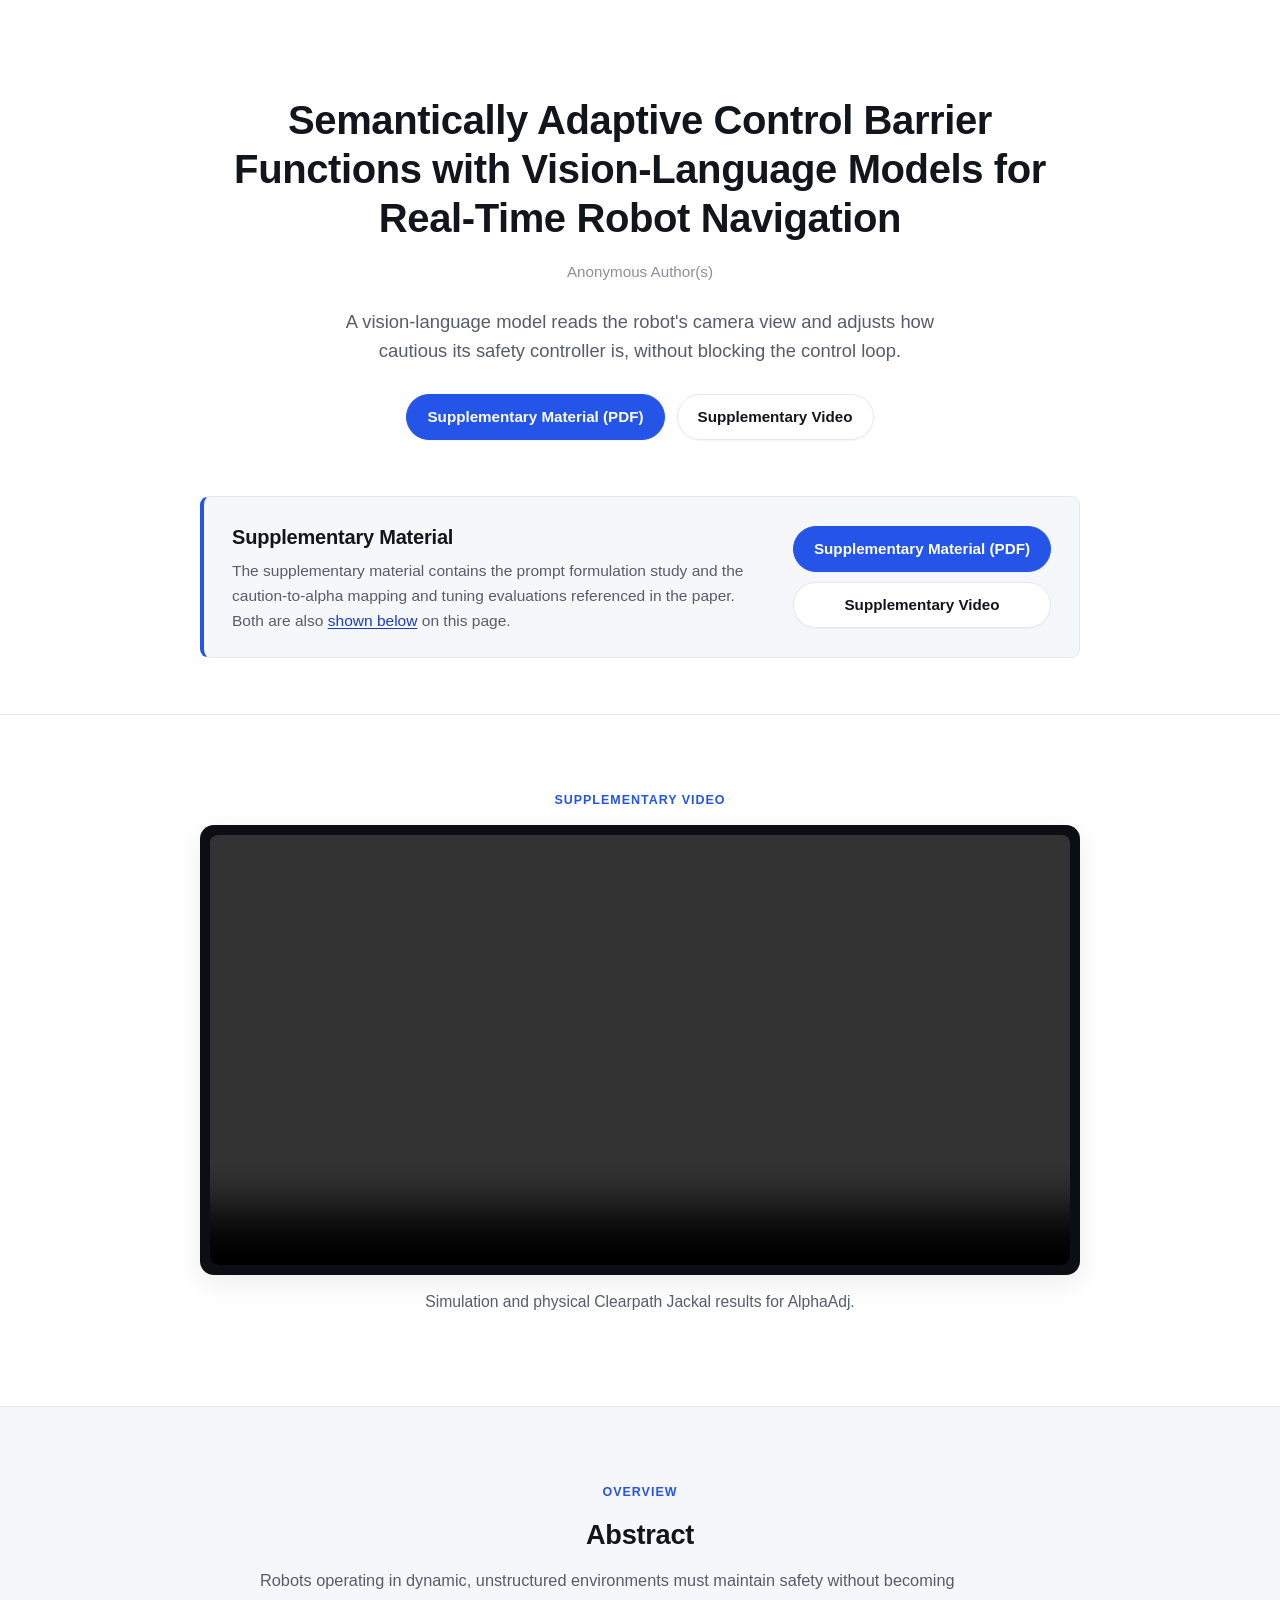
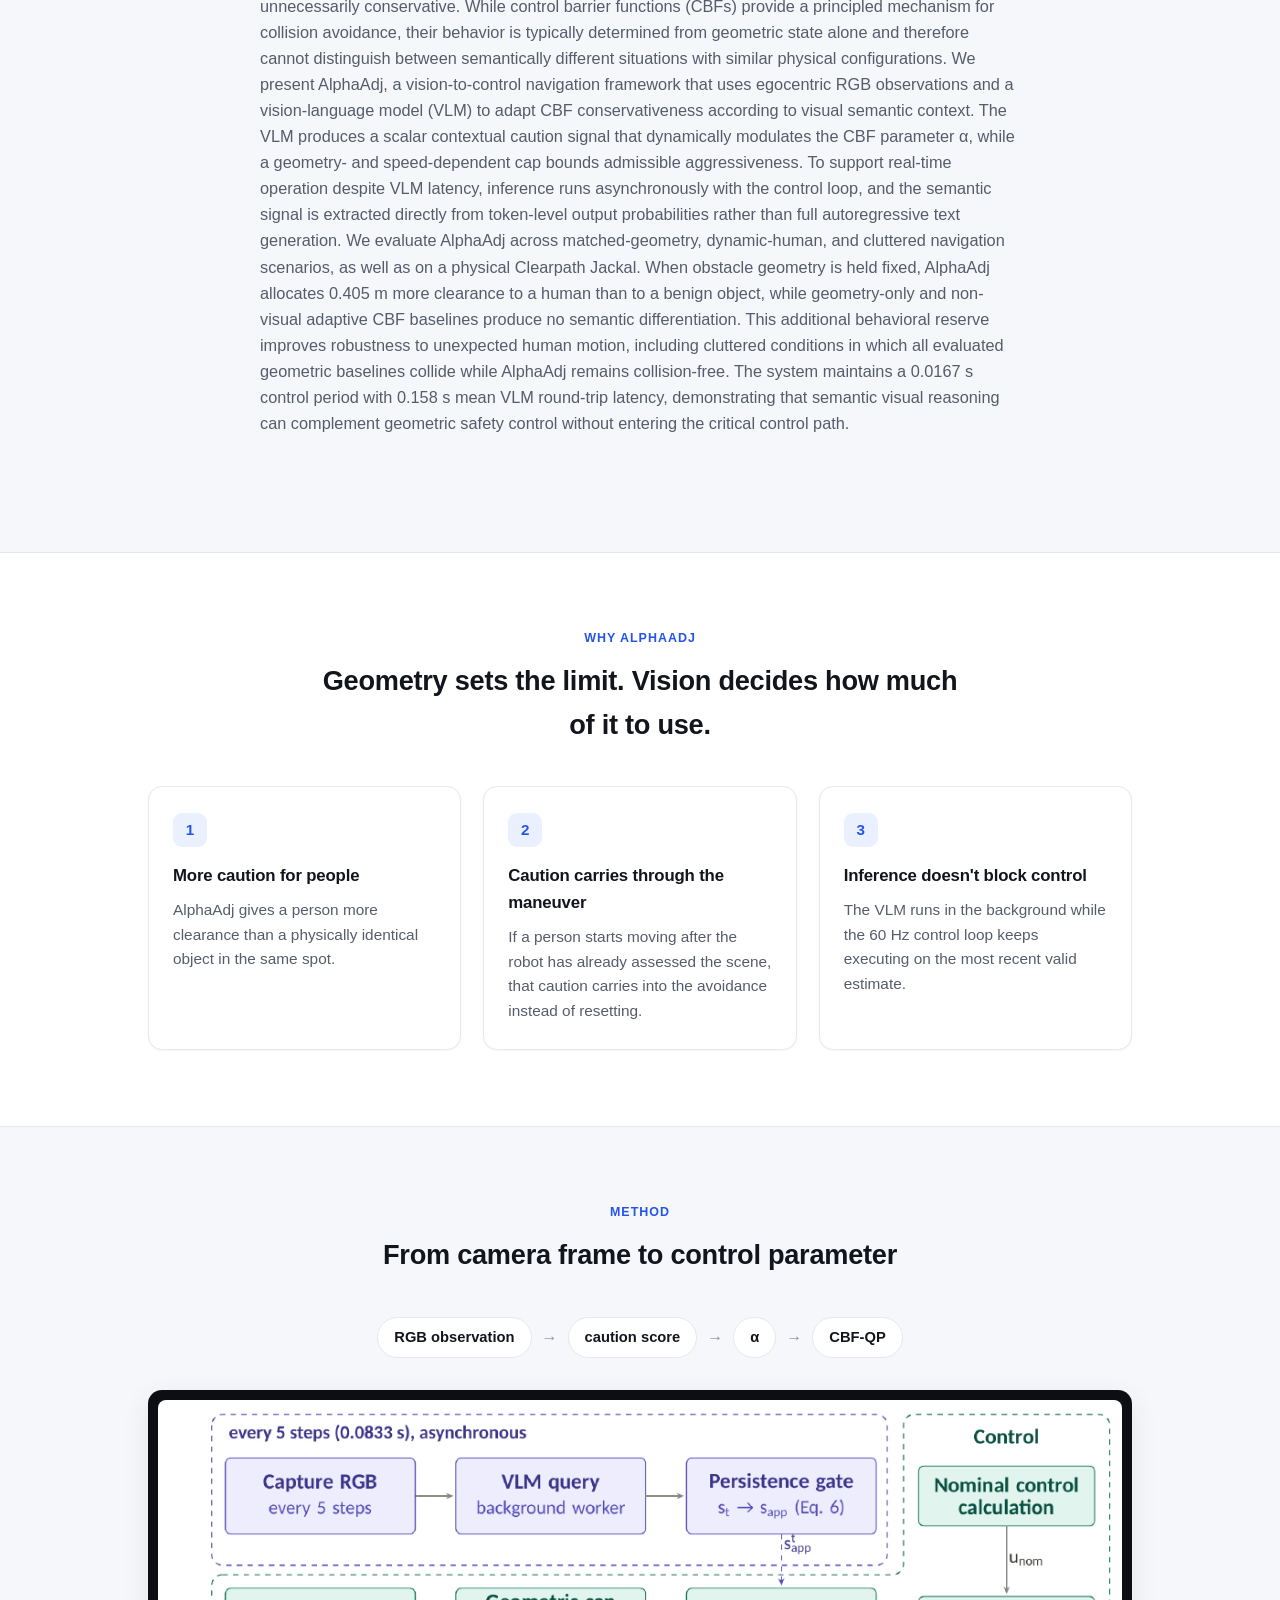
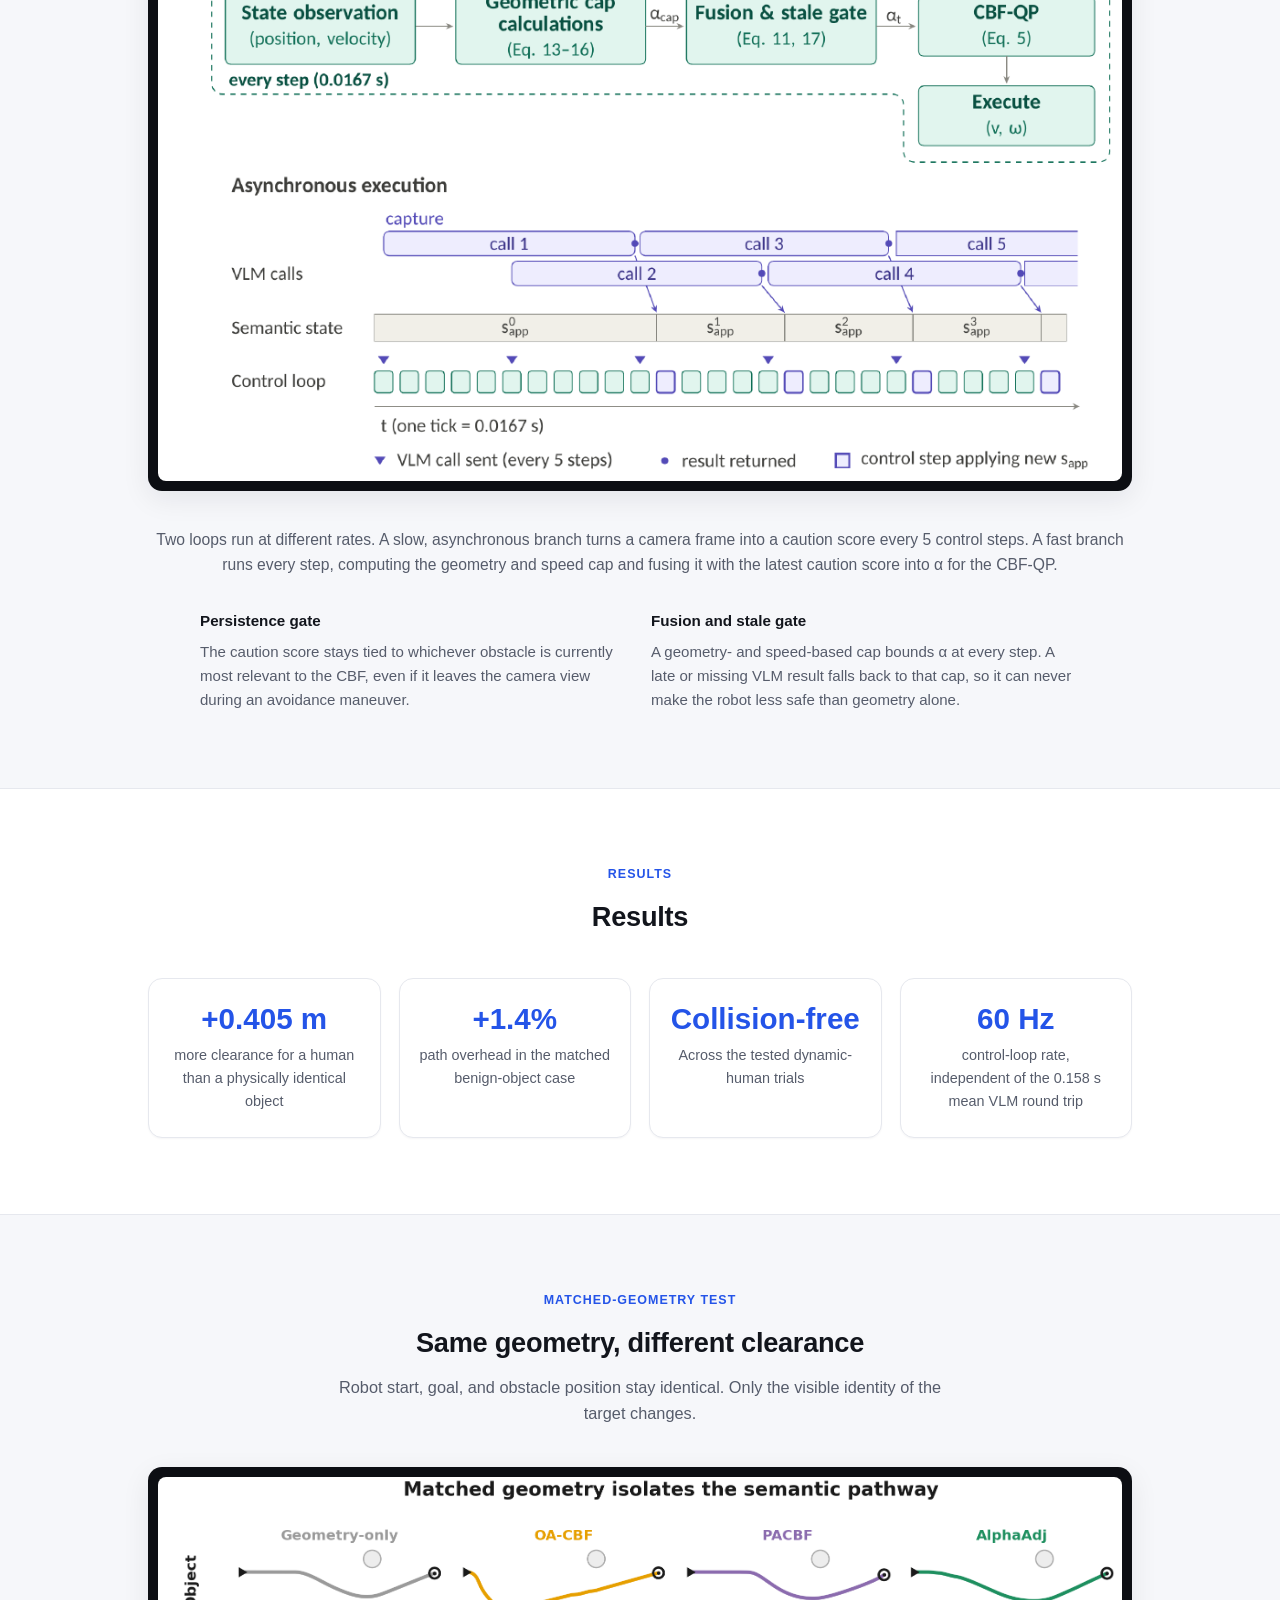
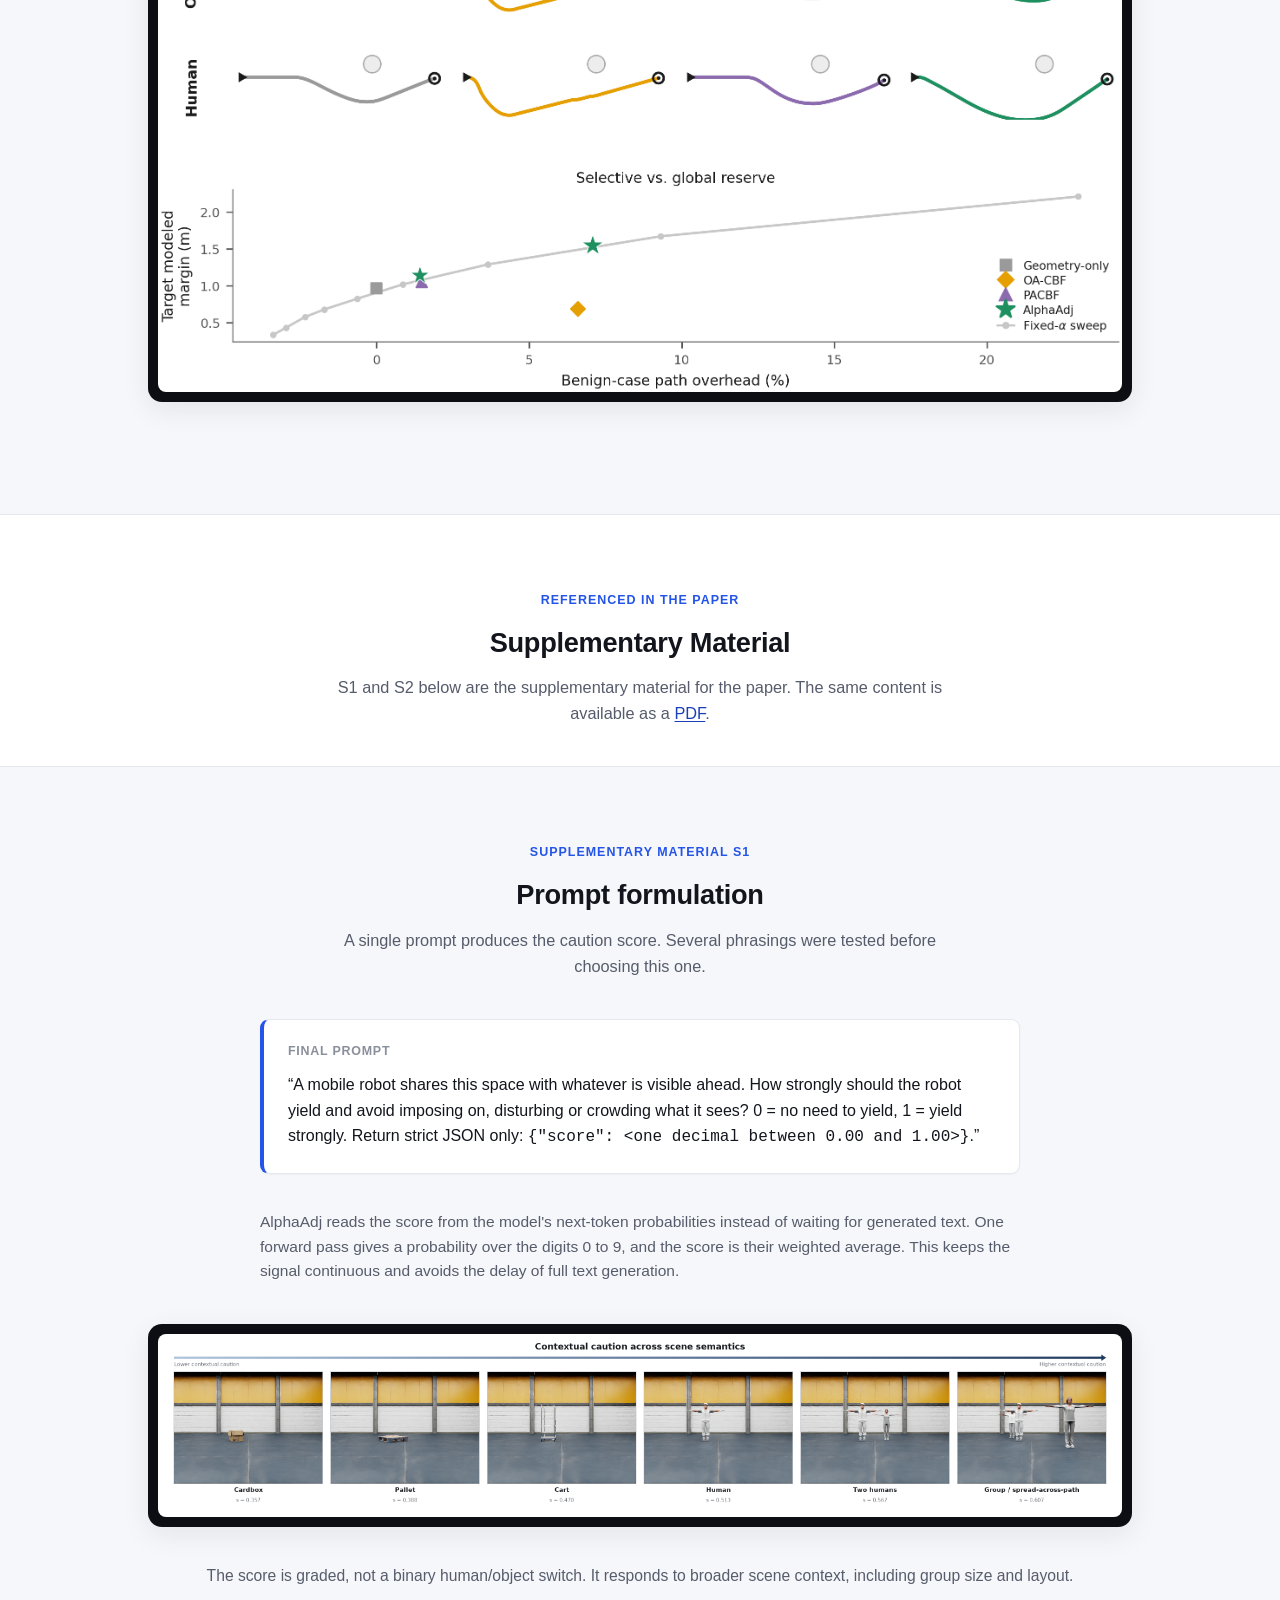
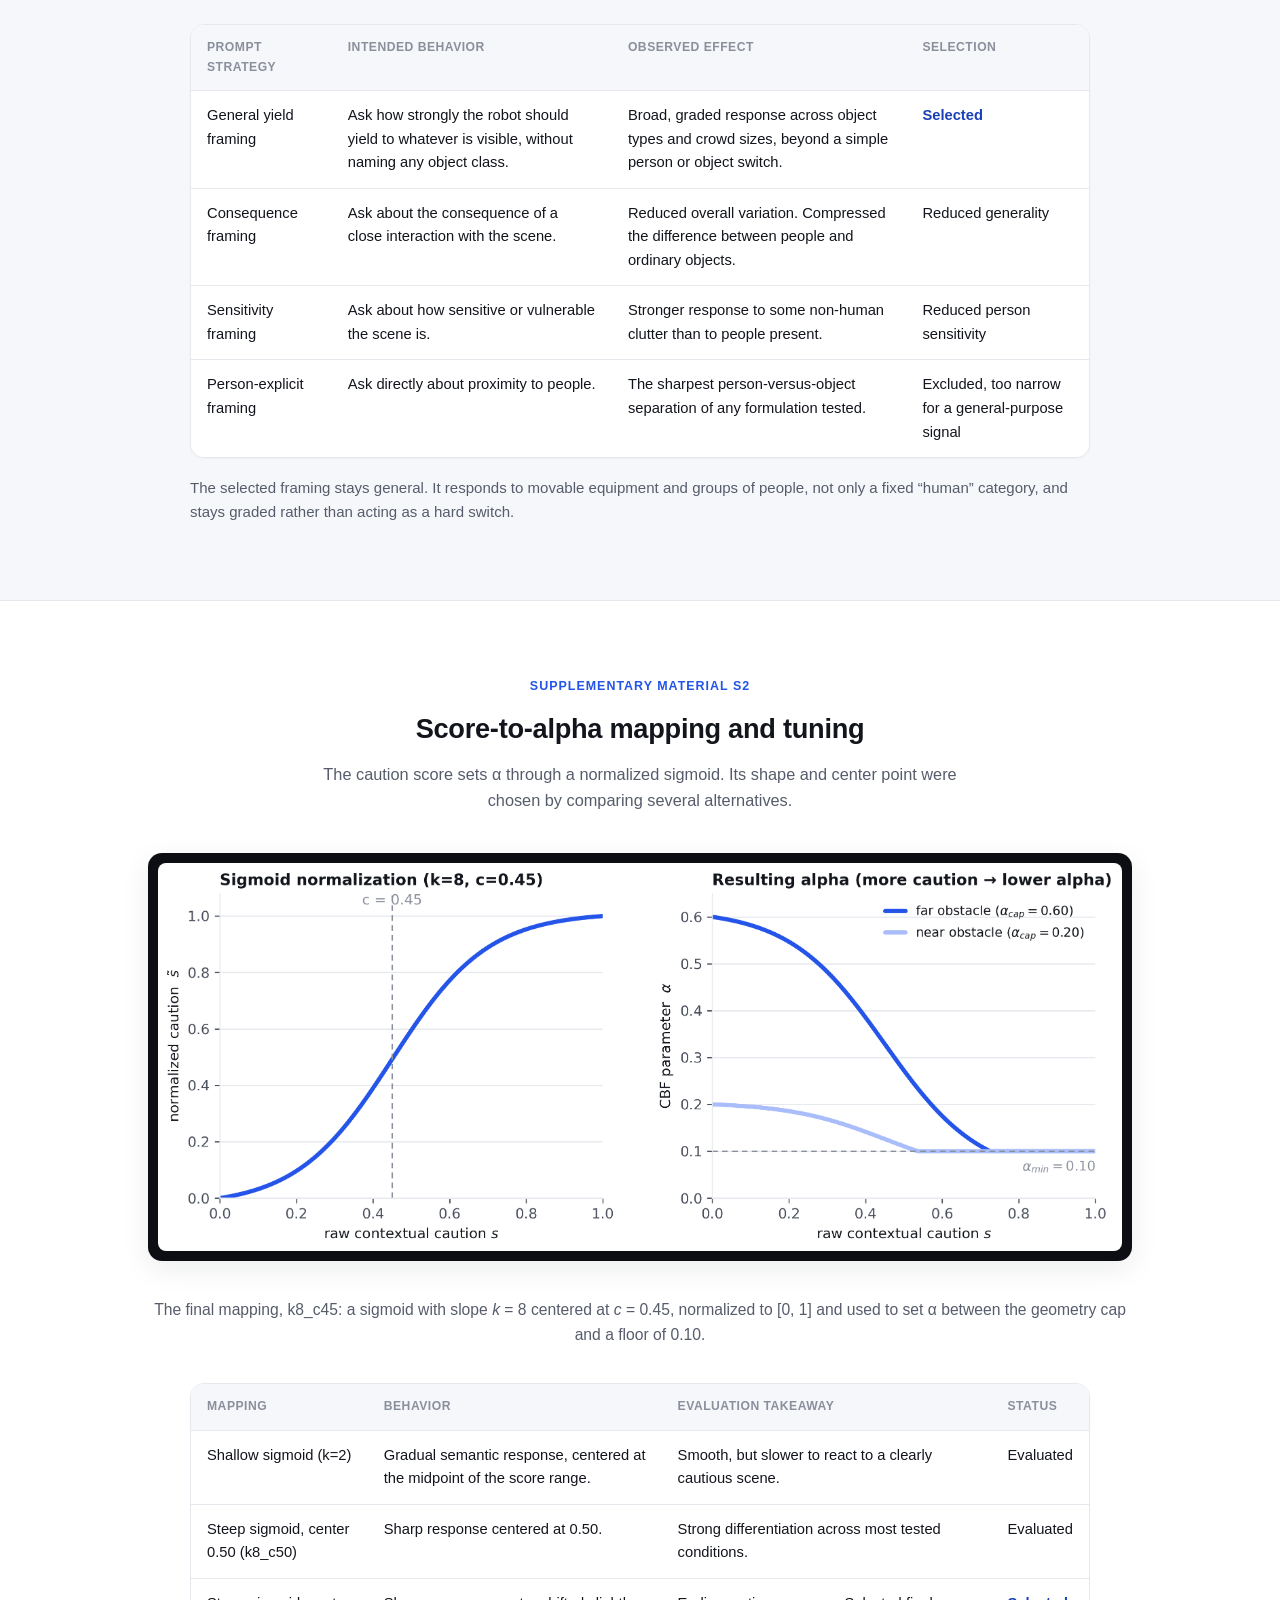
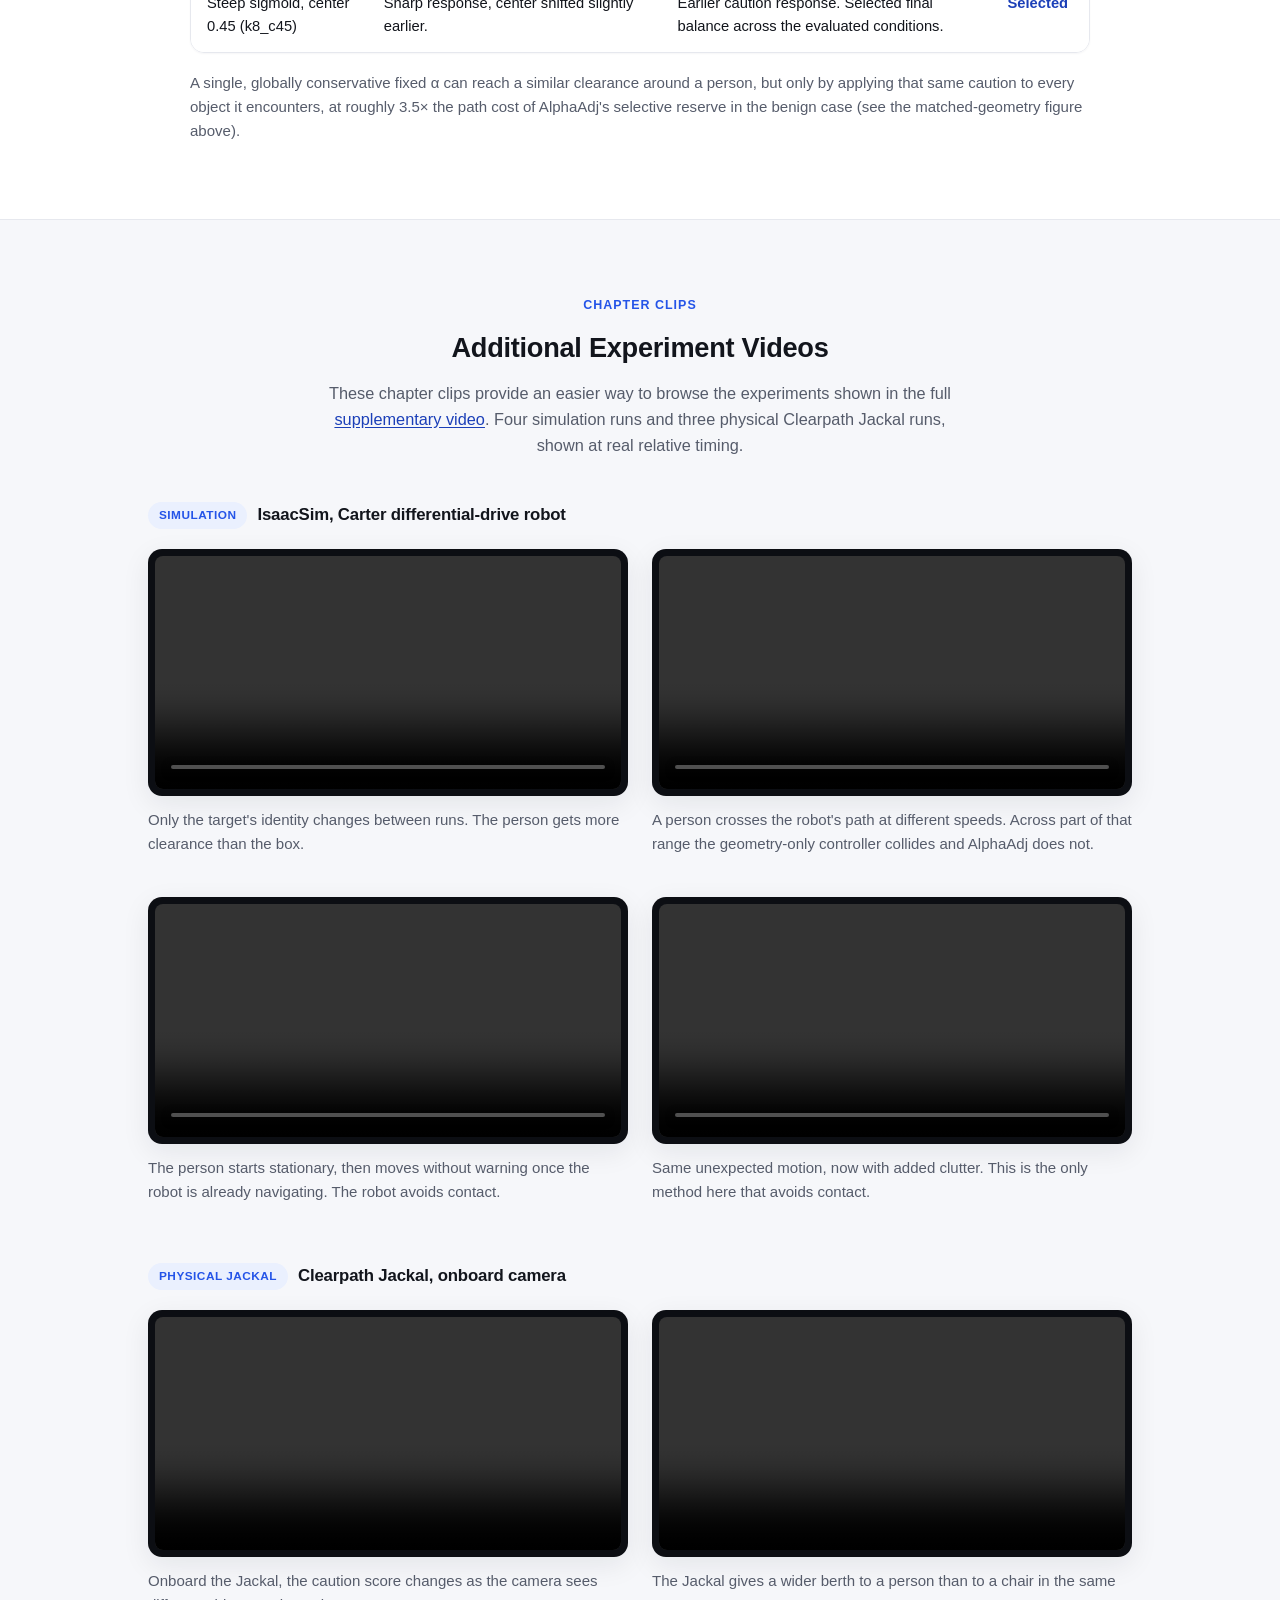
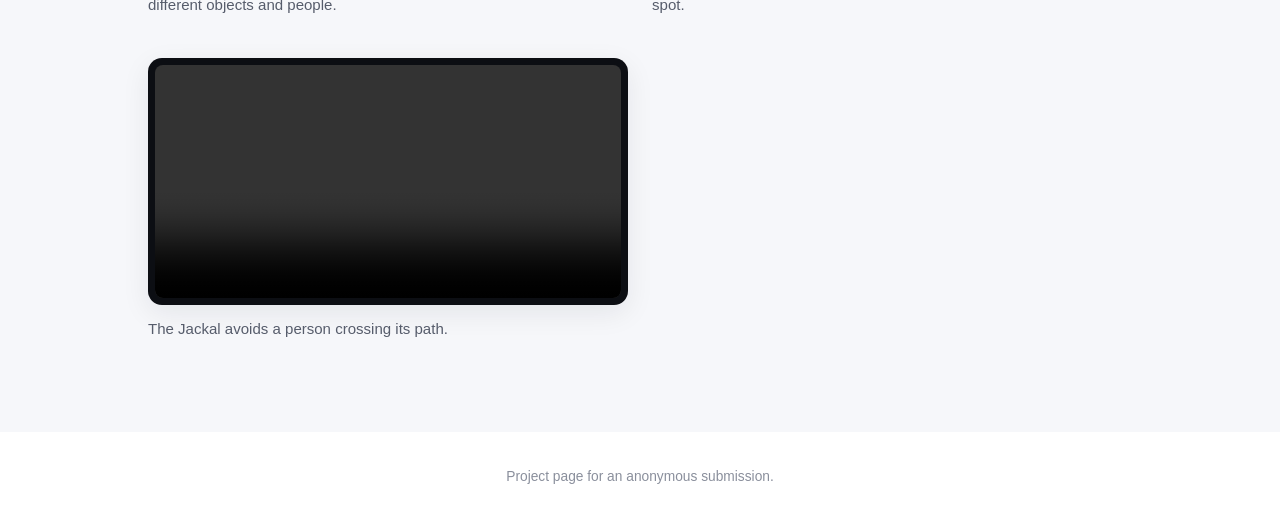
<file: index.html>
<!DOCTYPE html>
<html lang="en">
<head>
  <meta charset="utf-8">
  <meta name="viewport" content="width=device-width, initial-scale=1">
  <title>AlphaAdj</title>
  <meta name="description" content="AlphaAdj: Semantically Adaptive Control Barrier Functions with Vision-Language Models for Real-Time Robot Navigation.">
  <link rel="icon" type="image/svg+xml" href="./static/images/favicon.svg">
  <link rel="stylesheet" href="./static/css/site.css">
</head>
<body>

<!-- ============ HERO ============ -->
<section class="hero">
  <div class="wrap">
    <h1>Semantically Adaptive Control Barrier Functions with Vision-Language Models for Real-Time Robot Navigation</h1>
    <div class="byline">Anonymous Author(s)</div>
    <p class="tagline">
      A vision-language model reads the robot's camera view and adjusts how
      cautious its safety controller is, without blocking the control loop.
    </p>
    <div class="resource-links">
      <a class="btn btn-primary" href="./static/docs/AlphaAdj_supplementary_material.pdf" target="_blank" rel="noopener">Supplementary Material (PDF)</a>
      <a class="btn" href="#supplementary-video">Supplementary Video</a>
    </div>
  </div>
</section>

<!-- ============ SUPPLEMENTARY MATERIAL: RESOURCES ============ -->
<section class="supp-resources">
  <div class="wrap">
    <div class="supp-card">
      <div class="supp-card-text">
        <h2>Supplementary Material</h2>
        <p>The supplementary material contains the prompt formulation study
           and the caution-to-alpha mapping and tuning evaluations referenced
           in the paper. Both are also <a href="#supplementary">shown below</a>
           on this page.</p>
      </div>
      <div class="supp-card-links">
        <a class="btn btn-primary" href="./static/docs/AlphaAdj_supplementary_material.pdf" target="_blank" rel="noopener">Supplementary Material (PDF)</a>
        <a class="btn" href="#supplementary-video">Supplementary Video</a>
      </div>
    </div>
  </div>
</section>

<!-- ============ SUPPLEMENTARY VIDEO ============ -->
<section id="supplementary-video">
  <div class="wrap">
    <div class="eyebrow video-label">Supplementary Video</div>
    <div class="frame hero-video">
      <video controls muted playsinline preload="metadata"
             src="./static/videos/AlphaAdj_supplement_final_black_intro.mp4">
      </video>
    </div>
    <p class="caption">Simulation and physical Clearpath Jackal results for AlphaAdj.</p>
  </div>
</section>

<!-- ============ ABSTRACT ============ -->
<section class="soft">
  <div class="wrap">
    <div class="section-head" style="max-width:760px;">
      <div class="eyebrow">Overview</div>
      <h2>Abstract</h2>
      <p style="text-align:left;">
        Robots operating in dynamic, unstructured environments must maintain
        safety without becoming unnecessarily conservative. While control
        barrier functions (CBFs) provide a principled mechanism for
        collision avoidance, their behavior is typically determined from
        geometric state alone and therefore cannot distinguish between
        semantically different situations with similar physical
        configurations. We present AlphaAdj, a vision-to-control navigation
        framework that uses egocentric RGB observations and a
        vision-language model (VLM) to adapt CBF conservativeness according
        to visual semantic context. The VLM produces a scalar contextual
        caution signal that dynamically modulates the CBF parameter
        &alpha;, while a geometry- and speed-dependent cap bounds admissible
        aggressiveness. To support real-time operation despite VLM latency,
        inference runs asynchronously with the control loop, and the
        semantic signal is extracted directly from token-level output
        probabilities rather than full autoregressive text generation. We
        evaluate AlphaAdj across matched-geometry, dynamic-human, and
        cluttered navigation scenarios, as well as on a physical Clearpath
        Jackal. When obstacle geometry is held fixed, AlphaAdj allocates
        0.405&nbsp;m more clearance to a human than to a benign object,
        while geometry-only and non-visual adaptive CBF baselines produce no
        semantic differentiation. This additional behavioral reserve
        improves robustness to unexpected human motion, including cluttered
        conditions in which all evaluated geometric baselines collide while
        AlphaAdj remains collision-free. The system maintains a 0.0167&nbsp;s
        control period with 0.158&nbsp;s mean VLM round-trip latency,
        demonstrating that semantic visual reasoning can complement
        geometric safety control without entering the critical control
        path.
      </p>
    </div>
  </div>
</section>

<!-- ============ WHY ALPHAADJ ============ -->
<section>
  <div class="wrap">
    <div class="section-head">
      <div class="eyebrow">Why AlphaAdj</div>
      <h2>Geometry sets the limit. Vision decides how much of it to use.</h2>
    </div>
    <div class="why-grid">
      <div class="why-card">
        <div class="mark">1</div>
        <h3>More caution for people</h3>
        <p>AlphaAdj gives a person more clearance than a physically
           identical object in the same spot.</p>
      </div>
      <div class="why-card">
        <div class="mark">2</div>
        <h3>Caution carries through the maneuver</h3>
        <p>If a person starts moving after the robot has already assessed
           the scene, that caution carries into the avoidance instead of
           resetting.</p>
      </div>
      <div class="why-card">
        <div class="mark">3</div>
        <h3>Inference doesn't block control</h3>
        <p>The VLM runs in the background while the 60&nbsp;Hz control loop
           keeps executing on the most recent valid estimate.</p>
      </div>
    </div>
  </div>
</section>

<!-- ============ METHOD ============ -->
<section class="soft">
  <div class="wrap">
    <div class="section-head">
      <div class="eyebrow">Method</div>
      <h2>From camera frame to control parameter</h2>
    </div>
    <div class="flow">
      <span class="step">RGB observation</span>
      <span class="arrow">&rarr;</span>
      <span class="step">caution score</span>
      <span class="arrow">&rarr;</span>
      <span class="step">&alpha;</span>
      <span class="arrow">&rarr;</span>
      <span class="step">CBF-QP</span>
    </div>
    <div class="figure-block wide">
      <div class="frame"><img src="./static/images/figures/method_overview.png" alt="AlphaAdj system diagram. Every 5 control steps, an asynchronous branch captures an RGB frame, queries the VLM, and passes the result through a persistence gate to produce the applied caution score. Every control step, a geometric branch observes robot state, computes the geometry and speed cap, and fuses it with the caution score through a stale gate to set alpha for the CBF-QP. A timeline below shows five overlapping VLM calls against a continuously ticking 60 Hz control loop."></div>
    </div>
    <p class="caption" style="margin-bottom:0;">
      Two loops run at different rates. A slow, asynchronous branch turns a
      camera frame into a caution score every 5 control steps. A fast branch
      runs every step, computing the geometry and speed cap and fusing it
      with the latest caution score into &alpha; for the CBF-QP.
    </p>
    <div class="note-row">
      <div class="note">
        <h4>Persistence gate</h4>
        <p>The caution score stays tied to whichever obstacle is currently
           most relevant to the CBF, even if it leaves the camera view
           during an avoidance maneuver.</p>
      </div>
      <div class="note">
        <h4>Fusion and stale gate</h4>
        <p>A geometry- and speed-based cap bounds &alpha; at every step. A
           late or missing VLM result falls back to that cap, so it can
           never make the robot less safe than geometry alone.</p>
      </div>
    </div>
  </div>
</section>

<!-- ============ RESULTS ============ -->
<section>
  <div class="wrap">
    <div class="section-head">
      <div class="eyebrow">Results</div>
      <h2>Results</h2>
    </div>
    <div class="metric-grid">
      <div class="metric-card">
        <div class="num">+0.405&nbsp;m</div>
        <div class="label">more clearance for a human than a physically identical object</div>
      </div>
      <div class="metric-card">
        <div class="num">+1.4%</div>
        <div class="label">path overhead in the matched benign-object case</div>
      </div>
      <div class="metric-card">
        <div class="num">Collision&#8209;free</div>
        <div class="label">Across the tested dynamic-human trials</div>
      </div>
      <div class="metric-card">
        <div class="num">60&nbsp;Hz</div>
        <div class="label">control-loop rate, independent of the 0.158&nbsp;s mean VLM round trip</div>
      </div>
    </div>
  </div>
</section>

<!-- ============ MATCHED-GEOMETRY FIGURE ============ -->
<section class="soft">
  <div class="wrap">
    <div class="section-head">
      <div class="eyebrow">Matched-geometry test</div>
      <h2>Same geometry, different clearance</h2>
      <p>Robot start, goal, and obstacle position stay identical. Only the
         visible identity of the target changes.</p>
    </div>
    <div class="figure-block wide">
      <div class="frame"><img src="./static/images/figures/matched_geometry.png" alt="Matched-geometry comparison. Geometry-only, OA-CBF, and PACBF produce identical trajectories regardless of target identity. AlphaAdj gives the human more clearance than the object, at a small path cost compared to a globally conservative fixed-alpha controller."></div>
    </div>
  </div>
</section>

<!-- ============ SUPPLEMENTARY MATERIAL ============ -->
<div id="supplementary" class="supp-group">

<section class="supp-parent">
  <div class="wrap">
    <div class="section-head">
      <div class="eyebrow">Referenced in the paper</div>
      <h2>Supplementary Material</h2>
      <p>S1 and S2 below are the supplementary material for the paper. The
         same content is available as a
         <a href="./static/docs/AlphaAdj_supplementary_material.pdf" target="_blank" rel="noopener">PDF</a>.</p>
    </div>
  </div>
</section>

<!-- ---- Supplementary S1: prompt formulation ---- -->
<section class="soft">
  <div class="wrap">
    <div class="section-head">
      <div class="eyebrow">Supplementary Material S1</div>
      <h2>Prompt formulation</h2>
      <p>A single prompt produces the caution score. Several phrasings were
         tested before choosing this one.</p>
    </div>

    <div class="prompt-card">
      <div class="prompt-label">Final prompt</div>
      <p>&ldquo;A mobile robot shares this space with whatever is visible
         ahead. How strongly should the robot yield and avoid imposing on,
         disturbing or crowding what it sees? 0 = no need to yield, 1 = yield
         strongly. Return strict JSON only:
         <code>{&quot;score&quot;: &lt;one decimal between 0.00 and 1.00&gt;}</code>.&rdquo;</p>
    </div>

    <p class="readout-note">
      AlphaAdj reads the score from the model's next-token probabilities
      instead of waiting for generated text. One forward pass gives a
      probability over the digits 0 to 9, and the score is their weighted
      average. This keeps the signal continuous and avoids the delay of
      full text generation.
    </p>

    <div class="figure-block wide">
      <div class="frame"><img src="./static/images/figures/contextual_caution.png" alt="Contextual caution scores across six scenes: cardboard box 0.357, pallet 0.388, cart 0.470, a single human 0.513, two humans 0.567, a group spread across the robot's path 0.607."></div>
    </div>
    <p class="caption" style="margin-bottom:36px;">
      The score is graded, not a binary human/object switch. It responds to
      broader scene context, including group size and layout.
    </p>

    <div class="table-wrap">
      <table class="compare">
        <thead>
          <tr><th>Prompt strategy</th><th>Intended behavior</th><th>Observed effect</th><th>Selection</th></tr>
        </thead>
        <tbody>
          <tr>
            <td>General yield framing</td>
            <td>Ask how strongly the robot should yield to whatever is visible, without naming any object class.</td>
            <td>Broad, graded response across object types and crowd sizes, beyond a simple person or object switch.</td>
            <td class="status-selected">Selected</td>
          </tr>
          <tr>
            <td>Consequence framing</td>
            <td>Ask about the consequence of a close interaction with the scene.</td>
            <td>Reduced overall variation. Compressed the difference between people and ordinary objects.</td>
            <td>Reduced generality</td>
          </tr>
          <tr>
            <td>Sensitivity framing</td>
            <td>Ask about how sensitive or vulnerable the scene is.</td>
            <td>Stronger response to some non-human clutter than to people present.</td>
            <td>Reduced person sensitivity</td>
          </tr>
          <tr>
            <td>Person-explicit framing</td>
            <td>Ask directly about proximity to people.</td>
            <td>The sharpest person-versus-object separation of any formulation tested.</td>
            <td>Excluded, too narrow for a general-purpose signal</td>
          </tr>
        </tbody>
      </table>
    </div>
    <p class="table-note">
      The selected framing stays general. It responds to movable equipment
      and groups of people, not only a fixed &ldquo;human&rdquo; category,
      and stays graded rather than acting as a hard switch.
    </p>
  </div>
</section>

<!-- ---- Supplementary S2: score-to-alpha mapping ---- -->
<section>
  <div class="wrap">
    <div class="section-head">
      <div class="eyebrow">Supplementary Material S2</div>
      <h2>Score-to-alpha mapping and tuning</h2>
      <p>The caution score sets &alpha; through a normalized sigmoid. Its
         shape and center point were chosen by comparing several
         alternatives.</p>
    </div>

    <div class="figure-block wide">
      <div class="frame"><img src="./static/images/figures/mapping_curve.png" alt="The final k8_c45 sigmoid mapping. Left, the normalized caution score as a function of raw caution score, with a steep transition centered at 0.45. Right, the resulting alpha for near and far obstacles, bounded below by alpha_min = 0.10."></div>
    </div>
    <p class="caption" style="margin-bottom:36px;">
      The final mapping, k8_c45: a sigmoid with slope <em>k</em>&nbsp;=&nbsp;8
      centered at <em>c</em>&nbsp;=&nbsp;0.45, normalized to [0, 1] and used
      to set &alpha; between the geometry cap and a floor of 0.10.
    </p>

    <div class="table-wrap">
      <table class="compare">
        <thead>
          <tr><th>Mapping</th><th>Behavior</th><th>Evaluation takeaway</th><th>Status</th></tr>
        </thead>
        <tbody>
          <tr>
            <td>Shallow sigmoid (k=2)</td>
            <td>Gradual semantic response, centered at the midpoint of the score range.</td>
            <td>Smooth, but slower to react to a clearly cautious scene.</td>
            <td>Evaluated</td>
          </tr>
          <tr>
            <td>Steep sigmoid, center 0.50 (k8_c50)</td>
            <td>Sharp response centered at 0.50.</td>
            <td>Strong differentiation across most tested conditions.</td>
            <td>Evaluated</td>
          </tr>
          <tr>
            <td>Steep sigmoid, center 0.45 (k8_c45)</td>
            <td>Sharp response, center shifted slightly earlier.</td>
            <td>Earlier caution response. Selected final balance across the evaluated conditions.</td>
            <td class="status-selected">Selected</td>
          </tr>
        </tbody>
      </table>
    </div>
    <p class="table-note">
      A single, globally conservative fixed &alpha; can reach a similar
      clearance around a person, but only by applying that same caution to
      every object it encounters, at roughly 3.5&times; the path cost of
      AlphaAdj's selective reserve in the benign case (see the
      matched-geometry figure above).
    </p>
  </div>
</section>

</div>

<!-- ============ ADDITIONAL EXPERIMENT VIDEOS (website only) ============ -->
<section class="soft">
  <div class="wrap">
    <div class="section-head">
      <div class="eyebrow">Chapter clips</div>
      <h2>Additional Experiment Videos</h2>
      <p>These chapter clips provide an easier way to browse the experiments
         shown in the full <a href="#supplementary-video">supplementary video</a>.
         Four simulation runs and three physical Clearpath Jackal runs,
         shown at real relative timing.</p>
    </div>

    <div class="video-subhead">
      <span class="pill">Simulation</span>
      <h3>IsaacSim, Carter differential-drive robot</h3>
    </div>
    <div class="exp-grid">
      <div class="exp-item">
        <div class="frame"><video controls muted playsinline preload="metadata" src="./static/videos/experiments/01_static_semantics.mp4"></video></div>
        <p class="caption">Only the target's identity changes between runs. The person gets more clearance than the box.</p>
      </div>
      <div class="exp-item">
        <div class="frame"><video controls muted playsinline preload="metadata" src="./static/videos/experiments/02_moving_human.mp4"></video></div>
        <p class="caption">A person crosses the robot's path at different speeds. Across part of that range the geometry-only controller collides and AlphaAdj does not.</p>
      </div>
      <div class="exp-item">
        <div class="frame"><video controls muted playsinline preload="metadata" src="./static/videos/experiments/03_clean_delayed.mp4"></video></div>
        <p class="caption">The person starts stationary, then moves without warning once the robot is already navigating. The robot avoids contact.</p>
      </div>
      <div class="exp-item">
        <div class="frame"><video controls muted playsinline preload="metadata" src="./static/videos/experiments/04_clutter.mp4"></video></div>
        <p class="caption">Same unexpected motion, now with added clutter. This is the only method here that avoids contact.</p>
      </div>
    </div>

    <div class="video-subhead">
      <span class="pill">Physical Jackal</span>
      <h3>Clearpath Jackal, onboard camera</h3>
    </div>
    <div class="exp-grid">
      <div class="exp-item">
        <div class="frame"><video controls muted playsinline preload="metadata" src="./static/videos/experiments/05_semantic_jackal_caution_scores.mp4"></video></div>
        <p class="caption">Onboard the Jackal, the caution score changes as the camera sees different objects and people.</p>
      </div>
      <div class="exp-item">
        <div class="frame"><video controls muted playsinline preload="metadata" src="./static/videos/experiments/06_chair_vs_human.mp4"></video></div>
        <p class="caption">The Jackal gives a wider berth to a person than to a chair in the same spot.</p>
      </div>
      <div class="exp-item">
        <div class="frame"><video controls muted playsinline preload="metadata" src="./static/videos/experiments/07_dynamic_human.mp4"></video></div>
        <p class="caption">The Jackal avoids a person crossing its path.</p>
      </div>
    </div>
  </div>
</section>

<footer>
  <div class="wrap">Project page for an anonymous submission.</div>
</footer>

</body>
</html>
</file>
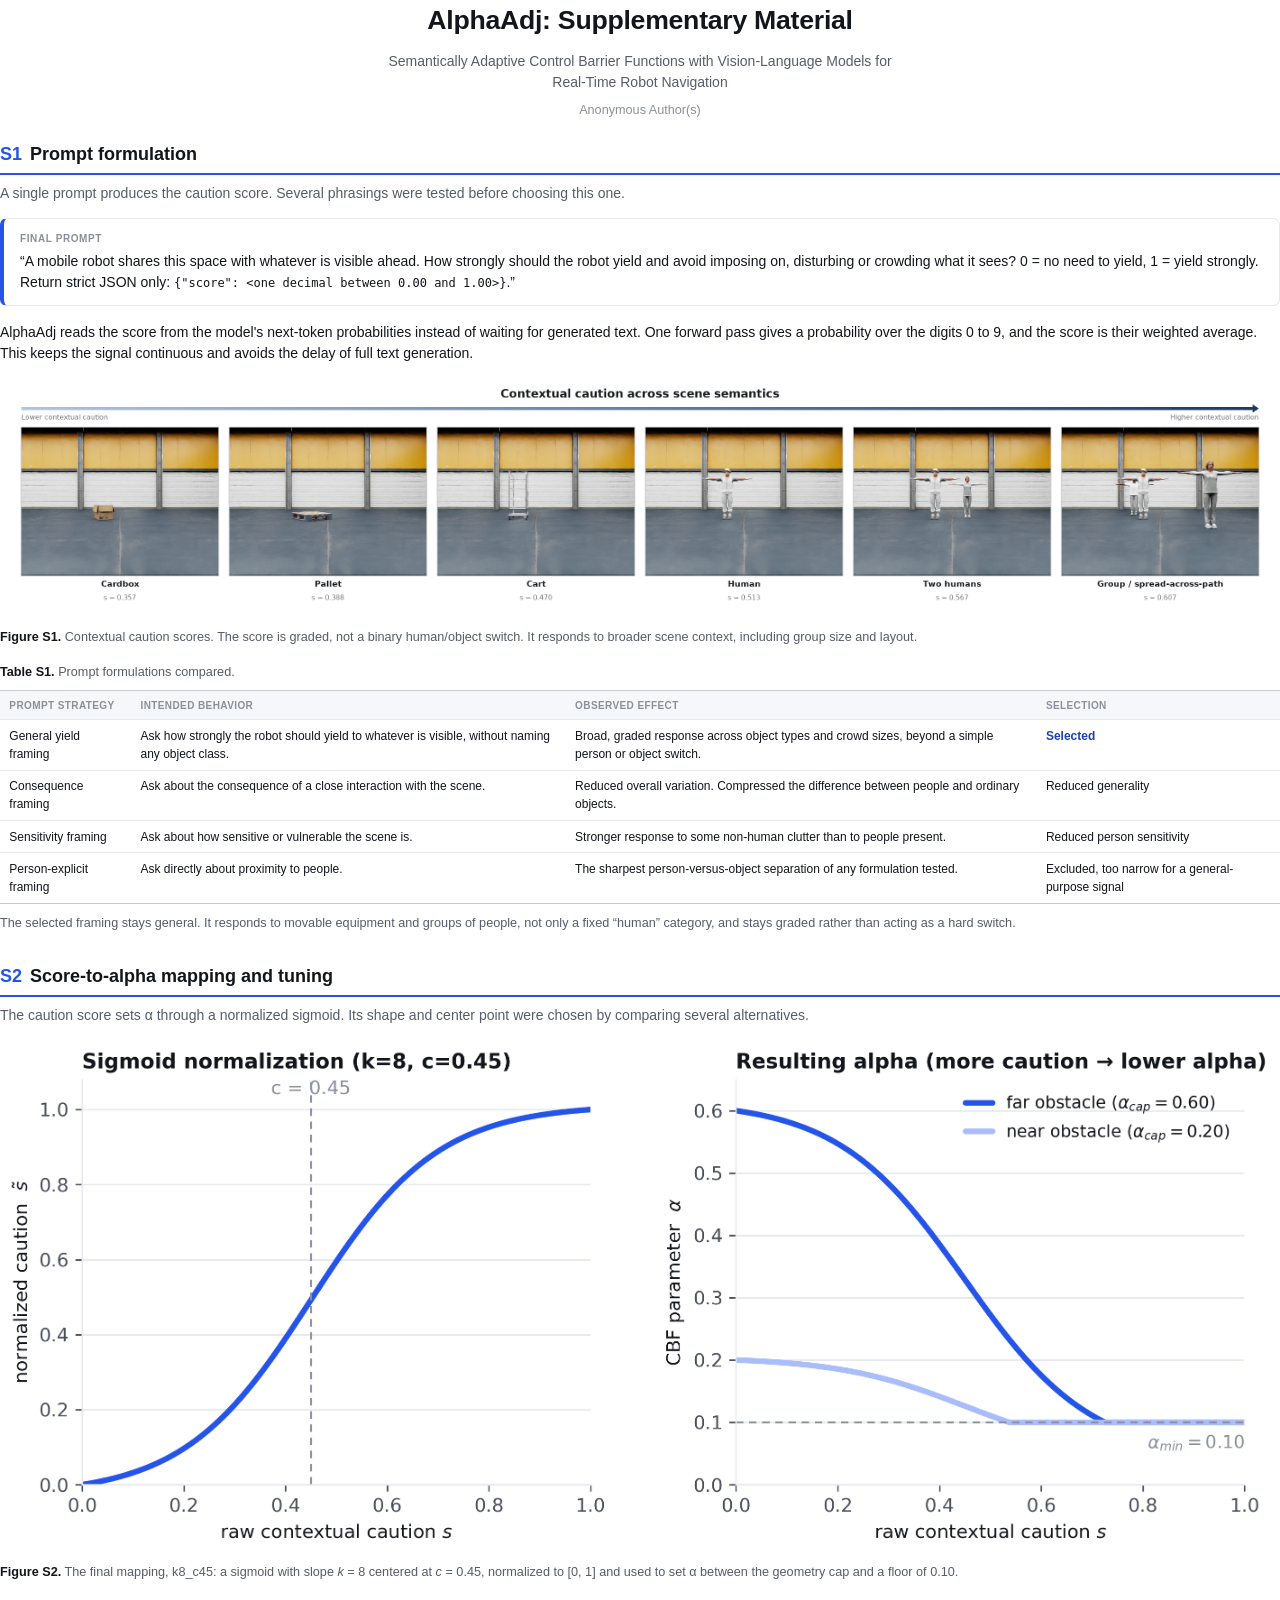
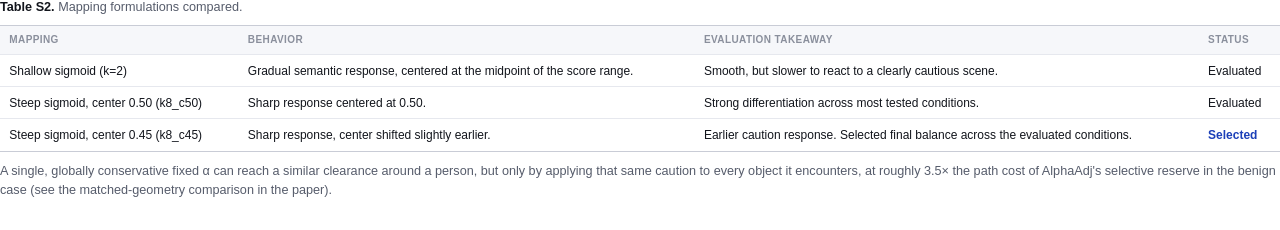
<file: supplement/AlphaAdj_supplementary_material.html>
<!DOCTYPE html>
<html lang="en">
<head>
  <meta charset="utf-8">
  <title>AlphaAdj: Supplementary Material</title>
  <!-- Source for static/docs/AlphaAdj_supplementary_material.pdf. Rebuild with ./build_pdf.sh. -->
  <style>
    @page { size: letter; margin: 0.65in 0.75in 0.7in; }
    * { box-sizing: border-box; }
    body {
      margin: 0;
      font-family: -apple-system, BlinkMacSystemFont, "Segoe UI", Roboto, Helvetica, Arial, sans-serif;
      color: #12151c;
      font-size: 10.5pt;
      line-height: 1.5;
      -webkit-print-color-adjust: exact;
      print-color-adjust: exact;
    }
    header { text-align: center; margin-bottom: 16pt; }
    h1 { font-size: 20pt; margin: 0 0 8pt; letter-spacing: -0.01em; }
    .subtitle { color: #565c6b; font-size: 10.5pt; margin: 0 auto; max-width: 5.6in; }
    .byline { color: #8a8f9c; font-size: 9.5pt; margin-top: 6pt; }
    h2 {
      font-size: 13.5pt;
      margin: 0 0 6pt;
      padding-bottom: 4pt;
      border-bottom: 1.5pt solid #2454e8;
    }
    h2 .num { color: #2454e8; margin-right: 6pt; }
    section { margin-bottom: 22pt; }
    p { margin: 0 0 9pt; }
    .lead { color: #565c6b; }
    .prompt-card {
      border: 1px solid #e6e8ee;
      border-left: 3pt solid #2454e8;
      border-radius: 5pt;
      padding: 9pt 12pt;
      margin: 10pt 0 12pt;
    }
    .prompt-label {
      font-size: 7.5pt;
      font-weight: 700;
      letter-spacing: 0.06em;
      text-transform: uppercase;
      color: #8a8f9c;
      margin-bottom: 4pt;
    }
    .prompt-card p { margin: 0; }
    code { font-family: Menlo, Consolas, "DejaVu Sans Mono", monospace; font-size: 9pt; }
    figure { margin: 10pt 0 10pt; page-break-inside: avoid; }
    figure img { width: 100%; display: block; }
    figcaption, .table-caption { font-size: 9.5pt; color: #565c6b; margin-top: 6pt; }
    figcaption b, .table-caption b { color: #12151c; }
    .table-caption { margin: 12pt 0 6pt; }
    table {
      width: 100%;
      border-collapse: collapse;
      font-size: 9pt;
      page-break-inside: avoid;
    }
    th, td {
      text-align: left;
      vertical-align: top;
      padding: 5pt 7pt;
      border-bottom: 0.75pt solid #e6e8ee;
    }
    th {
      font-size: 7.5pt;
      letter-spacing: 0.04em;
      text-transform: uppercase;
      color: #8a8f9c;
      background: #f6f7fa;
    }
    tr:last-child td { border-bottom: 1pt solid #c9ccd6; }
    thead tr th { border-top: 1pt solid #c9ccd6; }
    td.selected { color: #1b3fb8; font-weight: 700; }
    .table-note { font-size: 9.5pt; color: #565c6b; margin-top: 8pt; }
    .table-block, .keep { page-break-inside: avoid; break-inside: avoid; }
  </style>
</head>
<body>

<header>
  <h1>AlphaAdj: Supplementary Material</h1>
  <p class="subtitle">Semantically Adaptive Control Barrier Functions with Vision-Language Models for Real-Time Robot Navigation</p>
  <div class="byline">Anonymous Author(s)</div>
</header>

<section>
  <h2><span class="num">S1</span>Prompt formulation</h2>
  <p class="lead">A single prompt produces the caution score. Several phrasings were
     tested before choosing this one.</p>

  <div class="prompt-card">
    <div class="prompt-label">Final prompt</div>
    <p>&ldquo;A mobile robot shares this space with whatever is visible
       ahead. How strongly should the robot yield and avoid imposing on,
       disturbing or crowding what it sees? 0 = no need to yield, 1 = yield
       strongly. Return strict JSON only:
       <code>{&quot;score&quot;: &lt;one decimal between 0.00 and 1.00&gt;}</code>.&rdquo;</p>
  </div>

  <p>AlphaAdj reads the score from the model's next-token probabilities
     instead of waiting for generated text. One forward pass gives a
     probability over the digits 0 to 9, and the score is their weighted
     average. This keeps the signal continuous and avoids the delay of
     full text generation.</p>

  <figure>
    <img src="../static/images/figures/contextual_caution.png" alt="Contextual caution scores across six scenes: cardboard box 0.357, pallet 0.388, cart 0.470, a single human 0.513, two humans 0.567, a group spread across the robot's path 0.607.">
    <figcaption><b>Figure S1.</b> Contextual caution scores. The score is graded, not a
      binary human/object switch. It responds to broader scene context,
      including group size and layout.</figcaption>
  </figure>

  <div class="table-block">
  <div class="table-caption"><b>Table S1.</b> Prompt formulations compared.</div>
  <table>
    <thead>
      <tr><th>Prompt strategy</th><th>Intended behavior</th><th>Observed effect</th><th>Selection</th></tr>
    </thead>
    <tbody>
      <tr>
        <td>General yield framing</td>
        <td>Ask how strongly the robot should yield to whatever is visible, without naming any object class.</td>
        <td>Broad, graded response across object types and crowd sizes, beyond a simple person or object switch.</td>
        <td class="selected">Selected</td>
      </tr>
      <tr>
        <td>Consequence framing</td>
        <td>Ask about the consequence of a close interaction with the scene.</td>
        <td>Reduced overall variation. Compressed the difference between people and ordinary objects.</td>
        <td>Reduced generality</td>
      </tr>
      <tr>
        <td>Sensitivity framing</td>
        <td>Ask about how sensitive or vulnerable the scene is.</td>
        <td>Stronger response to some non-human clutter than to people present.</td>
        <td>Reduced person sensitivity</td>
      </tr>
      <tr>
        <td>Person-explicit framing</td>
        <td>Ask directly about proximity to people.</td>
        <td>The sharpest person-versus-object separation of any formulation tested.</td>
        <td>Excluded, too narrow for a general-purpose signal</td>
      </tr>
    </tbody>
  </table>
  <p class="table-note">The selected framing stays general. It responds to movable equipment
     and groups of people, not only a fixed &ldquo;human&rdquo; category,
     and stays graded rather than acting as a hard switch.</p>
  </div>
</section>

<section>
  <div class="keep">
  <h2><span class="num">S2</span>Score-to-alpha mapping and tuning</h2>
  <p class="lead">The caution score sets &alpha; through a normalized sigmoid. Its
     shape and center point were chosen by comparing several
     alternatives.</p>

  <figure>
    <img src="../static/images/figures/mapping_curve.png" alt="The final k8_c45 sigmoid mapping. Left, the normalized caution score as a function of raw caution score, with a steep transition centered at 0.45. Right, the resulting alpha for near and far obstacles, bounded below by alpha_min = 0.10.">
    <figcaption><b>Figure S2.</b> The final mapping, k8_c45: a sigmoid with slope
      <em>k</em>&nbsp;=&nbsp;8 centered at <em>c</em>&nbsp;=&nbsp;0.45, normalized
      to [0, 1] and used to set &alpha; between the geometry cap and a floor
      of 0.10.</figcaption>
  </figure>
  </div>

  <div class="table-block">
  <div class="table-caption"><b>Table S2.</b> Mapping formulations compared.</div>
  <table>
    <thead>
      <tr><th>Mapping</th><th>Behavior</th><th>Evaluation takeaway</th><th>Status</th></tr>
    </thead>
    <tbody>
      <tr>
        <td>Shallow sigmoid (k=2)</td>
        <td>Gradual semantic response, centered at the midpoint of the score range.</td>
        <td>Smooth, but slower to react to a clearly cautious scene.</td>
        <td>Evaluated</td>
      </tr>
      <tr>
        <td>Steep sigmoid, center 0.50 (k8_c50)</td>
        <td>Sharp response centered at 0.50.</td>
        <td>Strong differentiation across most tested conditions.</td>
        <td>Evaluated</td>
      </tr>
      <tr>
        <td>Steep sigmoid, center 0.45 (k8_c45)</td>
        <td>Sharp response, center shifted slightly earlier.</td>
        <td>Earlier caution response. Selected final balance across the evaluated conditions.</td>
        <td class="selected">Selected</td>
      </tr>
    </tbody>
  </table>
  <p class="table-note">A single, globally conservative fixed &alpha; can reach a similar
     clearance around a person, but only by applying that same caution to
     every object it encounters, at roughly 3.5&times; the path cost of
     AlphaAdj's selective reserve in the benign case (see the
     matched-geometry comparison in the paper).</p>
  </div>
</section>

</body>
</html>
</file>
<file: static/css/site.css>
/* AlphaAdj project page — single stylesheet, no external dependencies. */

:root {
  --font: -apple-system, BlinkMacSystemFont, "Segoe UI", Roboto, Helvetica, Arial, sans-serif;
  --ink: #12151c;
  --ink-soft: #565c6b;
  --ink-faint: #8a8f9c;
  --bg: #ffffff;
  --bg-soft: #f6f7fa;
  --accent: #2454e8;
  --accent-dark: #1b3fb8;
  --accent-soft: #eaf0fe;
  --border: #e6e8ee;
  --frame: #0c0e13;
  --shadow-sm: 0 1px 2px rgba(16, 24, 40, 0.04);
  --shadow-md: 0 8px 28px rgba(16, 24, 40, 0.08);
  --radius: 14px;
  --radius-sm: 9px;
  --max: 1040px;
}

* { box-sizing: border-box; }

html { scroll-behavior: smooth; }

body {
  margin: 0;
  font-family: var(--font);
  color: var(--ink);
  background: var(--bg);
  line-height: 1.6;
  -webkit-font-smoothing: antialiased;
}

img, video { max-width: 100%; display: block; }

a { color: var(--accent-dark); text-underline-offset: 2px; }

.wrap {
  max-width: var(--max);
  margin: 0 auto;
  padding: 0 28px;
}

section { padding: 76px 0; }
section.soft { background: var(--bg-soft); }
section + section { border-top: 1px solid var(--border); }

h1, h2, h3 { font-weight: 700; letter-spacing: -0.01em; margin: 0; }

.eyebrow {
  font-size: 0.78rem;
  font-weight: 700;
  letter-spacing: 0.08em;
  text-transform: uppercase;
  color: var(--accent);
  margin: 0 0 10px;
}

.section-head {
  max-width: 640px;
  margin: 0 auto 40px;
  text-align: center;
}

.section-head h2 {
  font-size: 1.7rem;
  margin-bottom: 10px;
}

.section-head p {
  color: var(--ink-soft);
  font-size: 1.02rem;
  margin: 0;
}

/* ---------- hero ---------- */

.hero {
  padding: 96px 0 56px;
  text-align: center;
}

.hero h1 {
  font-size: clamp(1.7rem, 3.4vw, 2.5rem);
  line-height: 1.22;
  max-width: 880px;
  margin: 0 auto 18px;
}

.hero .byline {
  color: var(--ink-faint);
  font-size: 0.95rem;
  margin-bottom: 22px;
}

.hero .tagline {
  max-width: 620px;
  margin: 0 auto;
  font-size: 1.15rem;
  color: var(--ink-soft);
}

/* ---------- resource links ---------- */

.resource-links {
  display: flex;
  justify-content: center;
  flex-wrap: wrap;
  gap: 12px;
  margin-top: 28px;
}

.btn {
  display: inline-block;
  padding: 10px 20px;
  border: 1px solid var(--border);
  border-radius: 999px;
  background: var(--bg);
  color: var(--ink);
  font-size: 0.95rem;
  font-weight: 600;
  text-decoration: none;
  text-align: center;
  white-space: nowrap;
  box-shadow: var(--shadow-sm);
}

.btn:hover { border-color: var(--accent); color: var(--accent); }

.btn-primary {
  background: var(--accent);
  border-color: var(--accent);
  color: #fff;
}

.btn-primary:hover {
  background: var(--accent-dark);
  border-color: var(--accent-dark);
  color: #fff;
}

/* ---------- supplementary material ---------- */

section.supp-resources { padding: 0 0 56px; border-top: none; }

.supp-card {
  max-width: 880px;
  margin: 0 auto;
  display: grid;
  grid-template-columns: 1fr auto;
  gap: 18px 32px;
  align-items: center;
  background: var(--bg-soft);
  border: 1px solid var(--border);
  border-left: 4px solid var(--accent);
  border-radius: var(--radius-sm);
  padding: 24px 28px;
}

.supp-card h2 { font-size: 1.25rem; margin-bottom: 6px; }

.supp-card p {
  margin: 0;
  color: var(--ink-soft);
  font-size: 0.97rem;
}

.supp-card-links {
  display: flex;
  flex-direction: column;
  gap: 10px;
}

/* The supplement sections are wrapped in .supp-group, so restore the
   divider that section + section draws elsewhere. */
.supp-group, .supp-group + section { border-top: 1px solid var(--border); }

section.supp-parent { padding-bottom: 0; }

.video-label { text-align: center; margin-bottom: 14px; }

/* ---------- media frame (video / figure) ---------- */

.frame {
  background: var(--frame);
  border-radius: var(--radius);
  padding: 10px;
  box-shadow: var(--shadow-md);
}

.frame video, .frame img {
  border-radius: calc(var(--radius) - 6px);
  width: 100%;
}

.hero-video { max-width: 880px; margin: 0 auto; }

.caption {
  margin-top: 14px;
  text-align: center;
  color: var(--ink-soft);
  font-size: 0.98rem;
}

/* ---------- why cards ---------- */

.why-grid {
  display: grid;
  grid-template-columns: repeat(3, 1fr);
  gap: 22px;
}

.why-card {
  background: var(--bg);
  border: 1px solid var(--border);
  border-radius: var(--radius);
  padding: 26px 24px;
  box-shadow: var(--shadow-sm);
}

.why-card .mark {
  width: 34px;
  height: 34px;
  border-radius: 9px;
  background: var(--accent-soft);
  color: var(--accent);
  display: flex;
  align-items: center;
  justify-content: center;
  font-weight: 700;
  font-size: 0.95rem;
  margin-bottom: 16px;
}

.why-card h3 {
  font-size: 1.05rem;
  margin-bottom: 8px;
}

.why-card p {
  color: var(--ink-soft);
  font-size: 0.96rem;
  margin: 0;
}

/* ---------- method flow ---------- */

.flow {
  display: flex;
  align-items: center;
  justify-content: center;
  flex-wrap: wrap;
  gap: 10px;
  margin: 0 0 32px;
  font-size: 0.92rem;
}

.flow .step {
  background: var(--bg);
  border: 1px solid var(--border);
  border-radius: 999px;
  padding: 8px 16px;
  color: var(--ink);
  font-weight: 600;
  white-space: nowrap;
}

.flow .arrow { color: var(--ink-faint); font-size: 1rem; }

.note-row {
  display: grid;
  grid-template-columns: 1fr 1fr;
  gap: 22px;
  margin-top: 32px;
  max-width: 880px;
  margin-left: auto;
  margin-right: auto;
}

.note-row .note h4 {
  font-size: 0.95rem;
  margin: 0 0 6px;
  color: var(--ink);
}

.note-row .note p {
  margin: 0;
  font-size: 0.94rem;
  color: var(--ink-soft);
}

/* ---------- results cards ---------- */

.metric-grid {
  display: grid;
  grid-template-columns: repeat(4, 1fr);
  gap: 18px;
}

.metric-card {
  background: var(--bg);
  border: 1px solid var(--border);
  border-radius: var(--radius);
  padding: 24px 20px;
  text-align: center;
  box-shadow: var(--shadow-sm);
}

.metric-card .num {
  font-size: 1.85rem;
  font-weight: 800;
  color: var(--accent);
  line-height: 1.1;
  margin-bottom: 8px;
}

.metric-card .label {
  font-size: 0.9rem;
  color: var(--ink-soft);
}

/* ---------- experiment videos ---------- */

.video-subhead {
  display: flex;
  align-items: center;
  gap: 10px;
  margin: 44px 0 20px;
}

.video-subhead:first-of-type { margin-top: 8px; }

.video-subhead h3 {
  font-size: 1.05rem;
}

.pill {
  display: inline-block;
  font-size: 0.74rem;
  font-weight: 700;
  letter-spacing: 0.04em;
  text-transform: uppercase;
  color: var(--accent);
  background: var(--accent-soft);
  border-radius: 999px;
  padding: 4px 11px;
}

.exp-grid {
  display: grid;
  grid-template-columns: 1fr 1fr;
  gap: 26px 24px;
}

.exp-item .frame { padding: 7px; }

.exp-item .caption {
  text-align: left;
  margin-top: 12px;
  font-size: 0.94rem;
}

/* ---------- prompt card ---------- */

.prompt-card {
  max-width: 760px;
  margin: 0 auto 36px;
  background: var(--bg);
  border: 1px solid var(--border);
  border-left: 4px solid var(--accent);
  border-radius: var(--radius-sm);
  padding: 22px 24px;
  box-shadow: var(--shadow-sm);
}

.prompt-card .prompt-label {
  font-size: 0.78rem;
  font-weight: 700;
  letter-spacing: 0.06em;
  text-transform: uppercase;
  color: var(--ink-faint);
  margin-bottom: 10px;
}

.prompt-card p {
  margin: 0;
  font-size: 1rem;
  color: var(--ink);
}

.readout-note {
  max-width: 760px;
  margin: 0 auto 40px;
  color: var(--ink-soft);
  font-size: 0.97rem;
}

/* ---------- tables ---------- */

.table-wrap {
  max-width: 900px;
  margin: 0 auto;
  overflow-x: auto;
  border: 1px solid var(--border);
  border-radius: var(--radius);
  box-shadow: var(--shadow-sm);
}

table.compare {
  width: 100%;
  border-collapse: collapse;
  font-size: 0.92rem;
  background: var(--bg);
}

table.compare th, table.compare td {
  text-align: left;
  padding: 13px 16px;
  border-bottom: 1px solid var(--border);
  vertical-align: top;
}

table.compare th {
  font-size: 0.76rem;
  letter-spacing: 0.04em;
  text-transform: uppercase;
  color: var(--ink-faint);
  font-weight: 700;
  background: var(--bg-soft);
}

table.compare tr:last-child td { border-bottom: none; }

table.compare td.status-selected {
  color: var(--accent-dark);
  font-weight: 700;
}

.table-note {
  max-width: 900px;
  margin: 18px auto 0;
  color: var(--ink-soft);
  font-size: 0.94rem;
}

.figure-block { max-width: 900px; margin: 0 auto 36px; }
.figure-block.wide { max-width: var(--max); }

/* ---------- footer ---------- */

footer {
  padding: 34px 0;
  text-align: center;
  color: var(--ink-faint);
  font-size: 0.86rem;
}

/* ---------- responsive ---------- */

@media (max-width: 860px) {
  .why-grid { grid-template-columns: 1fr; }
  .metric-grid { grid-template-columns: 1fr 1fr; }
  .exp-grid { grid-template-columns: 1fr; }
  .note-row { grid-template-columns: 1fr; }
  section { padding: 56px 0; }
  .hero { padding: 64px 0 40px; }
  section.supp-resources { padding: 0 0 40px; }
  section.supp-parent { padding-bottom: 0; }
  .supp-card { grid-template-columns: 1fr; padding: 22px 22px; }
  .supp-card-links { flex-direction: row; flex-wrap: wrap; }
}

@media (max-width: 480px) {
  .metric-grid { grid-template-columns: 1fr; }
  .wrap { padding: 0 18px; }
  .supp-card-links { flex-direction: column; }
  .btn { white-space: normal; }
}
</file>
